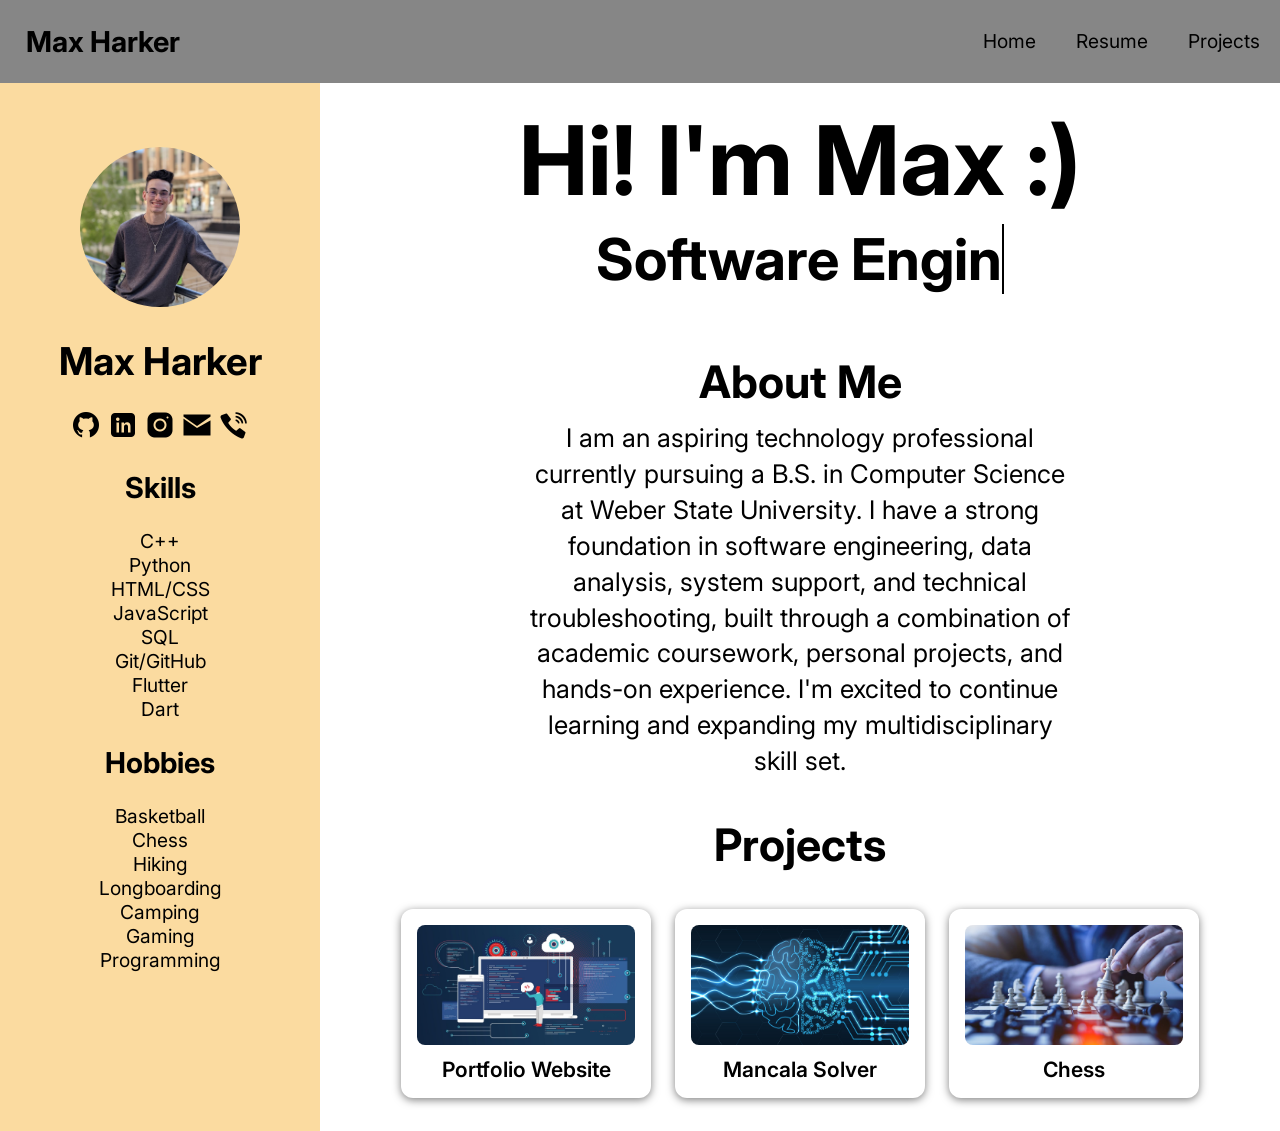
<file: index.html>
<!DOCTYPE html>
<html lang="en">
    <head>
        <meta charset="UTF-8">
        <meta name="viewport" content="width=device-width, initial-scale=1.0">
        <meta name="description" content="Portfolio website of Max Harker">
        <meta name="author" content="Max Harker">
        <title>Main</title>
        <link rel="stylesheet" href="styles.css">
        <link rel="stylesheet" href="nav.css">
        <link rel="icon" href="assets/logo (1).png" type="image/x-icon">
        <link rel="preconnect" href="https://fonts.googleapis.com">
        <link rel="preconnect" href="https://fonts.gstatic.com" crossorigin>
        <link href="https://fonts.googleapis.com/css2?family=Inter:ital,opsz,wght@0,14..32,100..900;1,14..32,100..900&family=Noto+Sans:ital,wght@0,100..900;1,100..900&display=swap" rel="stylesheet">
    </head>
    <body>
        <main>
            <nav>
                <ul class="nav-links">
                    <li><h1>Max Harker</h1></li>
                    <li><a href="index.html">Home</a></li>
                    <li><a href="resume.html">Resume</a></li>
                    <li><a href="projects.html">Projects</a></li>
                    <li class="menu-icon"><p>☰</p></li>
                </ul>
            </nav>
            <!-- Mobile dropdown menu -->
            <div class="mobile-menu">
                <ul>
                    <li><a href="index.html">Home</a></li>
                    <li><a href="resume.html">Resume</a></li>
                    <li><a href="projects.html">Projects</a></li>
                </ul>
            </div>
            <div class="mainDisplay">
                <div class="sidebox">
                    <img src="assets/pfp.jpg" alt="Max Harker" class="pfp">
                    <h1>Max Harker</h1>
                    <a href="https://github.com/MaxHarker" target="_blank">
                        <img src="assets/github.png" alt="GitHub profile link" class="social-icon">
                    </a>
                    <a href="https://www.linkedin.com/in/max-harker-019b5b316/" target="_blank">
                        <img src="assets/linkedin.png" alt="LinkedIn profile link" class="social-icon">
                    </a>
                    <a href="https://www.instagram.com/maxharker63/" target="_blank">
                        <img src="assets/instagram.png" alt="Instagram profile link" class="social-icon">
                    </a>
                    <a href="mailto:maxharker@gmail.com">
                        <img src="assets/email.png" alt="Email Max Harker" class="social-icon">
                    </a>
                    <a href="tel:+13854415107">
                        <img src="assets/phone.png" alt="Call Max Harker" class="social-icon">
                    </a>
                    <h2>Skills</h2>
                    <p>C++
                        <br>Python
                        <br>HTML/CSS
                        <br>JavaScript
                        <br>SQL
                        <br>Git/GitHub
                        <br>Flutter
                        <br>Dart
                    </p>
                    <h2>Hobbies</h2>
                    <p>Basketball
                        <br>Chess
                        <br>Hiking
                        <br>Longboarding
                        <br>Camping
                        <br>Gaming
                        <br>Programming
                    </p>
                </div>
                <div class="content">
                    <div class="welcome">
                        <div class="imageTitleContainer">
                            <img src="assets/pfp.jpg" alt="Max Harker" class="pfp-mobile">
                            <h1 style="font-size: 5em;">Hi! I'm Max :)</h1>
                        </div>
                        <h2 style="font-size: 3em;"><span id="typing"></span></h2>
                    </div>
                    <div class="about">
                        <h2>About Me</h2>
                        <p>I am an aspiring technology professional currently pursuing
                             a B.S. in Computer Science at Weber State University. I 
                             have a strong foundation in software engineering, data 
                             analysis, system support, and technical troubleshooting, 
                             built through a combination of academic coursework, 
                             personal projects, and hands-on experience. I'm excited to
                              continue learning and expanding my multidisciplinary skill
                            set.</p>
                    </div>
                    <div class="projects">
                        <h2>Projects</h2>
                        <div class="project-list">
                            <a href="https://github.com/MaxHarker/Portfolio-Website" class="project-card">
                                <img src="assets/website.jpg" alt="Portfolio Website">
                                <span>Portfolio Website</span>
                            </a>
                            <a href="https://github.com/MaxHarker/Mancala" class="project-card">
                                <img src="assets/neuralNetwork.jpg" alt="Custom Neural Network">
                                <span>Mancala Solver</span>
                            </a>
                            <a href="https://github.com/MaxHarker/chess" class="project-card">
                                <img src="assets/chessEngine.jpg" alt="Chess Analysis Engine">
                                <span>Chess</span>
                            </a>
                        </div>
                    </div>
            </div>
        </main>
        <footer>
        </footer>
        <script src="script.js"></script>
        <script>
            const menuIcon = document.querySelector('.menu-icon');
            const mobileMenu = document.querySelector('.mobile-menu');

            menuIcon.addEventListener('click', () => {
                mobileMenu.classList.toggle('show');
            });
        </script>
    </body>
</html>
</file>
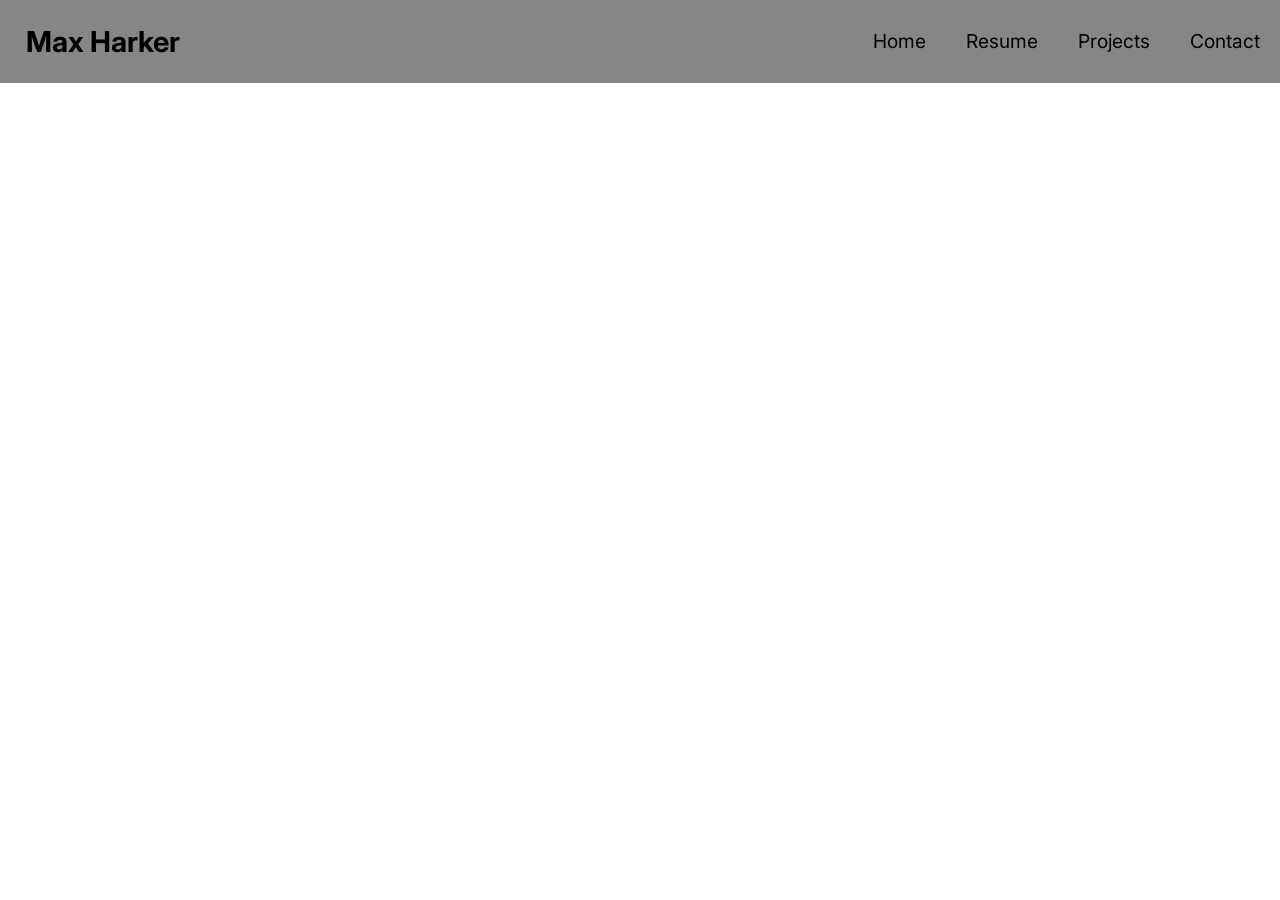
<file: contact.html>
<!DOCTYPE html>
<html lang="en">
    <head>
        <meta charset="UTF-8">
        <meta name="viewport" content="width=device-width, initial-scale=1.0">
        <meta name="description" content="Portfolio website of Max Harker">
        <meta name="author" content="Max Harker">
        <title>Main</title>
        <link rel="stylesheet" href="styles.css">
        <link rel="stylesheet" href="nav.css">
        <link rel="icon" href="assets/logo (1).png" type="image/x-icon">
        <link rel="preconnect" href="https://fonts.googleapis.com">
        <link rel="preconnect" href="https://fonts.gstatic.com" crossorigin>
        <link href="https://fonts.googleapis.com/css2?family=Inter:ital,opsz,wght@0,14..32,100..900;1,14..32,100..900&family=Noto+Sans:ital,wght@0,100..900;1,100..900&display=swap" rel="stylesheet">
    </head>
    <body>
        <main>
            <nav>
                <ul class="nav-links">
                    <li><h1>Max Harker</h1></li>
                    <li><a href="index.html">Home</a></li>
                    <li><a href="resume.html">Resume</a></li>
                    <li><a href="projects.html">Projects</a></li>
                    <li><a href="contact.html">Contact</a></li>
                    <li class="menu-icon"><p>☰</p></li>
                </ul>
            </nav>
            <!-- Mobile dropdown menu -->
            <div class="mobile-menu">
                <ul>
                    <li><a href="index.html">Home</a></li>
                    <li><a href="resume.html">Resume</a></li>
                    <li><a href="projects.html">Projects</a></li>
                    <li><a href="contact.html">Contact</a></li>
                </ul>
            </div>
</file>
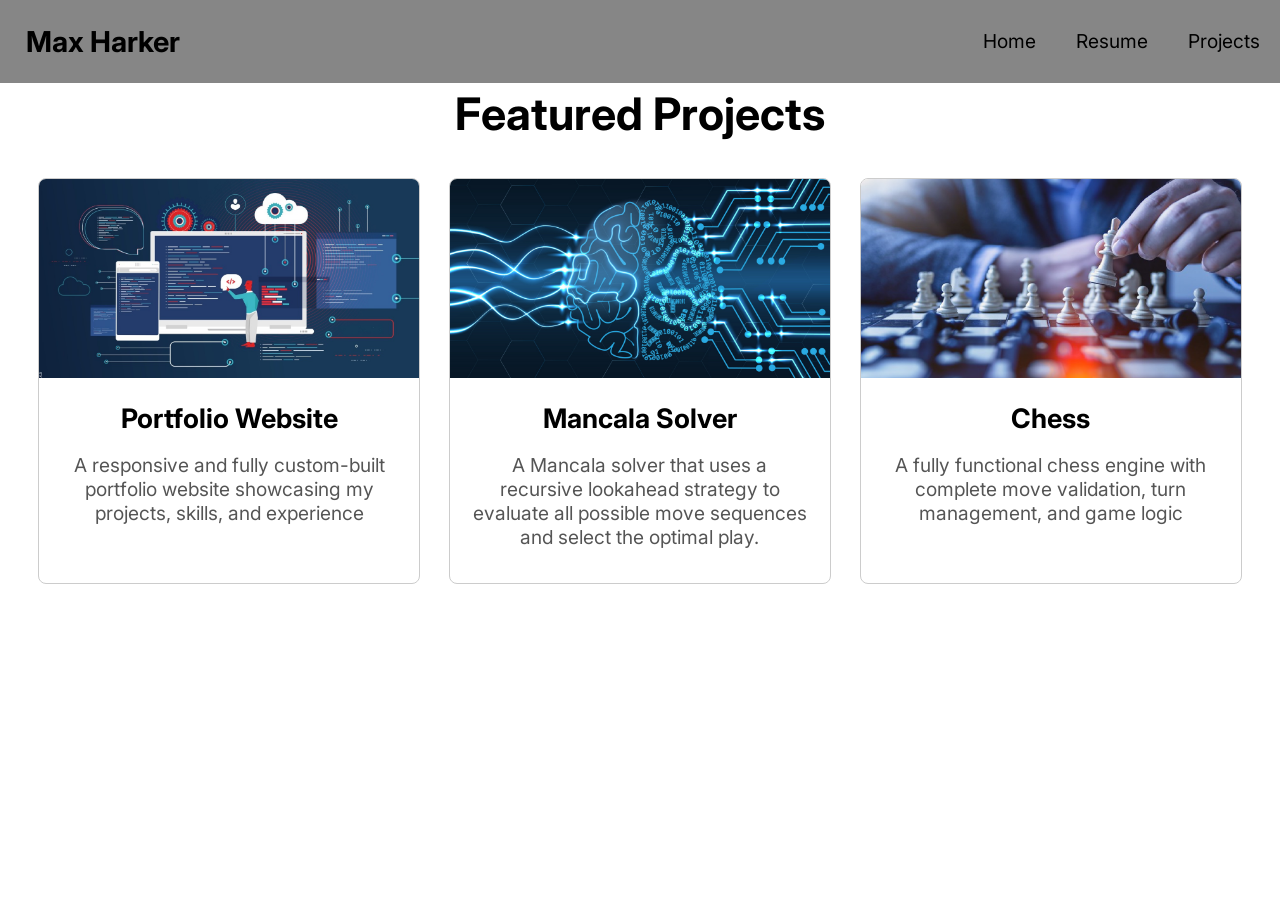
<file: projects.html>
<!DOCTYPE html>
<html lang="en">
    <head>
        <meta charset="UTF-8">
        <meta name="viewport" content="width=device-width, initial-scale=1.0">
        <meta name="description" content="Portfolio website of Max Harker">
        <meta name="author" content="Max Harker">
        <title>Main</title>
        <link rel="stylesheet" href="styles.css">
        <link rel="stylesheet" href="nav.css">
        <link rel="icon" href="assets/logo (1).png" type="image/x-icon">
        <link rel="preconnect" href="https://fonts.googleapis.com">
        <link rel="preconnect" href="https://fonts.gstatic.com" crossorigin>
        <link href="https://fonts.googleapis.com/css2?family=Inter:ital,opsz,wght@0,14..32,100..900;1,14..32,100..900&family=Noto+Sans:ital,wght@0,100..900;1,100..900&display=swap" rel="stylesheet">
    </head>
    <body>
        <main>
            <nav>
                <ul class="nav-links">
                    <li><h1>Max Harker</h1></li>
                    <li><a href="index.html">Home</a></li>
                    <li><a href="resume.html">Resume</a></li>
                    <li><a href="projects.html">Projects</a></li>
                    <li class="menu-icon"><p>☰</p></li>
                </ul>
            </nav>
            <!-- Mobile dropdown menu -->
            <div class="mobile-menu">
                <ul>
                    <li><a href="index.html">Home</a></li>
                    <li><a href="resume.html">Resume</a></li>
                    <li><a href="projects.html">Projects</a></li>
                </ul>
            </div>
            <div class="content">
                <section class="work-section">
                    <h2>Featured Projects</h2>
                    <div class="work-grid">

                        <!-- Project Tile 1 -->
                        <a href="https://github.com/MaxHarker/Portfolio-Website" class="work-tile">
                        <img src="assets/website.jpg" alt="Portfolio Website Screenshot" class="work-thumb">
                        <div class="work-text">
                            <h3>Portfolio Website</h3>
                            <p>A responsive and fully custom-built portfolio website showcasing my projects, skills, and experience</p>
                        </div>
                        </a>

                        <!-- Project Tile 2 -->
                        <a href="https://github.com/MaxHarker/Mancala" class="work-tile">
                        <img src="assets/neuralNetwork.jpg" alt="Neural Network Project Screenshot" class="work-thumb">
                        <div class="work-text">
                            <h3>Mancala Solver</h3>
                            <p>A Mancala solver that uses a recursive lookahead strategy to evaluate all possible move sequences and select the optimal play.</p>
                        </div>
                        </a>

                        <!-- Project Tile 3 -->
                        <a href="https://github.com/MaxHarker/chess" class="work-tile">
                        <img src="assets/chessEngine.jpg" alt="Chess Engine Screenshot" class="work-thumb">
                        <div class="work-text">
                            <h3>Chess</h3>
                            <p>A fully functional chess engine with complete move validation, turn management, and game logic</p>
                        </div>
                        </a>

                    </div>
                </section>
            </div>
        </main>
        <script>
            const menuIcon = document.querySelector('.menu-icon');
            const mobileMenu = document.querySelector('.mobile-menu');

            menuIcon.addEventListener('click', () => {
                mobileMenu.classList.toggle('show');
            });
        </script>
    </body>
</html>
</file>
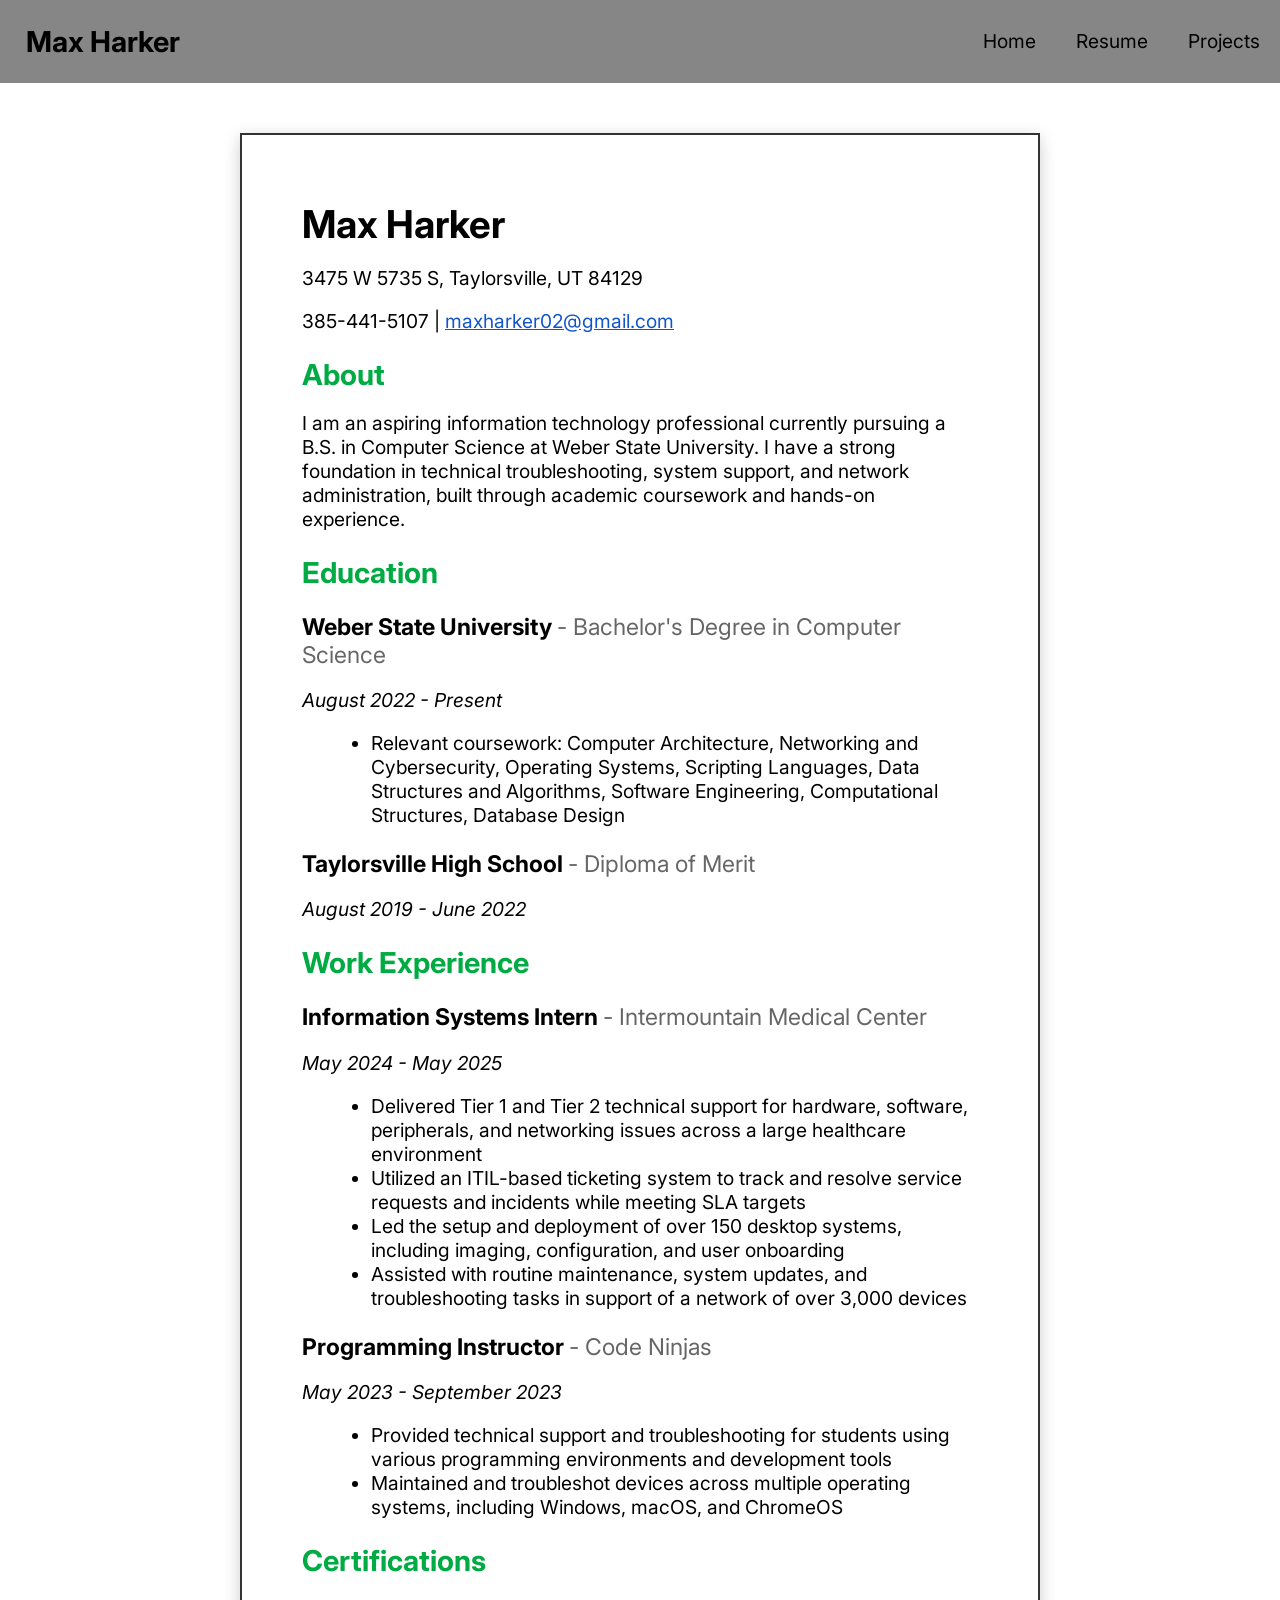
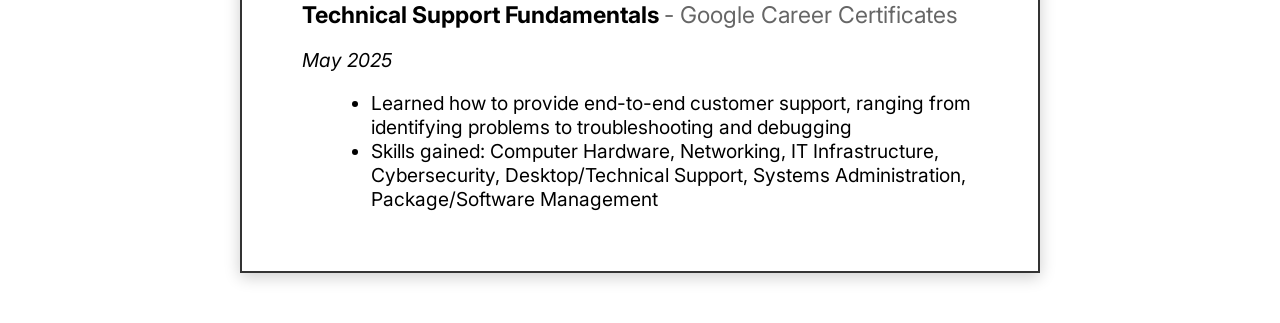
<file: resume.html>
<!DOCTYPE html>
<html lang="en">
<head>
  <meta charset="UTF-8">
  <meta name="viewport" content="width=device-width, initial-scale=1.0">
  <meta name="description" content="Portfolio website of Max Harker">
  <meta name="author" content="Max Harker">
  <title>Main</title>
  <link rel="stylesheet" href="styles.css">
  <link rel="stylesheet" href="nav.css">
  <link rel="icon" href="assets/logo (1).png" type="image/x-icon">
  <link rel="preconnect" href="https://fonts.googleapis.com">
  <link rel="preconnect" href="https://fonts.gstatic.com" crossorigin>
  <link href="https://fonts.googleapis.com/css2?family=Inter:wght@400;700&family=Noto+Sans:wght@400;700&display=swap" rel="stylesheet">
</head>
<body>
  <main>
    <nav>
      <ul class="nav-links">
        <li><h1>Max Harker</h1></li>
        <li><a href="index.html">Home</a></li>
        <li><a href="resume.html">Resume</a></li>
        <li><a href="projects.html">Projects</a></li>
        <li class="menu-icon"><p>☰</p></li>
      </ul>
    </nav>

    <div class="mobile-menu">
      <ul>
        <li><a href="index.html">Home</a></li>
        <li><a href="resume.html">Resume</a></li>
        <li><a href="projects.html">Projects</a></li>
      </ul>
    </div>

    <div class="resume-wrapper">
      <div class="resume-container">
        <h1 class="resume-title">Max Harker</h1>
        <p class="contact-info">3475 W 5735 S, Taylorsville, UT 84129</p>
        <p class="contact-info">385-441-5107 | <a href="mailto:maxharker02@gmail.com">maxharker02@gmail.com</a></p>

        <section>
          <h2>About</h2>
          <p>I am an aspiring information technology professional currently pursuing a B.S. in Computer Science at Weber State University. I have a strong foundation in technical troubleshooting, system support, and network administration, built through academic coursework and hands-on experience.</p>
        </section>

        <section>
          <h2>Education</h2>
          <h3>Weber State University <span class="degree">- Bachelor's Degree in Computer Science</span></h3>
          <p class="dates">August 2022 - Present</p>
          <ul>
            <li>Relevant coursework: Computer Architecture, Networking and Cybersecurity, Operating Systems, Scripting Languages, Data Structures and Algorithms, Software Engineering, Computational Structures, Database Design</li>
          </ul>

          <h3>Taylorsville High School <span class="degree">- Diploma of Merit</span></h3>
          <p class="dates">August 2019 - June 2022</p>
        </section>

        <section>
          <h2>Work Experience</h2>
          <h3>Information Systems Intern <span class="company">- Intermountain Medical Center</span></h3>
          <p class="dates">May 2024 - May 2025</p>
          <ul>
            <li>Delivered Tier 1 and Tier 2 technical support for hardware, software, peripherals, and networking issues across a large healthcare environment</li>
            <li>Utilized an ITIL-based ticketing system to track and resolve service requests and incidents while meeting SLA targets</li>
            <li>Led the setup and deployment of over 150 desktop systems, including imaging, configuration, and user onboarding</li>
            <li>Assisted with routine maintenance, system updates, and troubleshooting tasks in support of a network of over 3,000 devices</li>
          </ul>

          <h3>Programming Instructor <span class="company">- Code Ninjas</span></h3>
          <p class="dates">May 2023 - September 2023</p>
          <ul>
            <li>Provided technical support and troubleshooting for students using various programming environments and development tools</li>
            <li>Maintained and troubleshot devices across multiple operating systems, including Windows, macOS, and ChromeOS</li>
          </ul>
        </section>

        <section>
          <h2>Certifications</h2>
          <h3>Technical Support Fundamentals <span class="company">- Google Career Certificates</span></h3>
          <p class="dates">May 2025</p>
          <ul>
            <li>Learned how to provide end-to-end customer support, ranging from identifying problems to troubleshooting and debugging</li>
            <li>Skills gained: Computer Hardware, Networking, IT Infrastructure, Cybersecurity, Desktop/Technical Support, Systems Administration, Package/Software Management</li>
          </ul>
        </section>
      </div>
    </div>
  </main>
          <script>
            const menuIcon = document.querySelector('.menu-icon');
            const mobileMenu = document.querySelector('.mobile-menu');

            menuIcon.addEventListener('click', () => {
                mobileMenu.classList.toggle('show');
            });
        </script>
</body>
</html>
</file>
<file: styles.css>
html{
    font-size:clamp(1rem,1.5vw,1.25rem);
    box-sizing:border-box
}
*,::after,::before{
    box-sizing:inherit
}
body{
    margin:0;
    padding:0;
    font-family:Inter,sans-serif;
    font-weight:400;
    color:#000
}
.content h1{
    font-size:clamp(2.5rem,6vw,5rem);
    margin-bottom:.2em;
}
.content h2{
    font-size:clamp(1.75rem,3.5vw,3rem);
    margin-top:.1em
}
.about h2{
    margin-bottom:.25em
}
.about p{
    margin-top:0;
    font-size:clamp(1rem,2vw,1.4rem);
    max-width:60%;
    margin-left:auto;
    margin-right:auto;
    line-height:1.4
}
.mainDisplay{
    display:flex;
    min-height:100vh;
}
.sidebox{
    width:25%;
    padding-top:5%;
    text-align:center;
    background-color:#fbdba0
}
.welcome{
    padding-top: 1em;
}
.imageTitleContainer h1 {
    margin: 0;
    text-align: center;
}
.content{
    flex:1;
    text-align:center;
    padding:0 1rem
}
.content>div{
    padding-bottom:1%
}
.pfp,.pfp-mobile{
    border-radius:50%;
    aspect-ratio:1/1;
    object-fit:cover;
    object-position:50% 10%
}
.pfp{
    width:50%
}
.pfp-mobile{
    display:none
}
.sidebox a{
    text-decoration:none
}
.social-icon{
    width:10%;
    transition:transform .2s
}
.social-icon:hover{
    transform:translateY(-2px) scale(1.03)
}
#typing{
    display:inline-block;
    border-right:2px solid #000;
    animation:blink .75s step-end infinite
}
@keyframes blink{
    50%{
        border-color:transparent
    }
}
.project-list{
    display:flex;
    flex-wrap:wrap;
    gap:24px;
    justify-content:center;
    margin:24px 0
}
.project-card{
    display:flex;
    flex-direction:column;
    align-items:center;
    width:clamp(250px,27%,350px);
    padding:16px;
    border-radius:12px;
    box-shadow:0 2px 8px rgba(0,0,0,.5);
    text-decoration:none;
    color:inherit;
    transition:box-shadow .2s,transform .2s
}
.project-card:hover{
    box-shadow:0 4px 16px rgba(0,0,0,.7);
    transform:translateY(-4px) scale(1.03)
}
.project-card img{
    width:100%;
    height:120px;
    object-fit:cover;
    border-radius:8px;
    margin-bottom:12px
}
.project-card span{
    font-size:1.1em;
    font-weight:600;
    text-align:center
}
@media (max-width:768px){
    .mainDisplay{
        flex-direction:column;
        align-items:center
    }
    .sidebox{
        display:none
    }
    .imageTitleContainer{
        display:flex;
        gap:1.5em;
        justify-content:center;
        align-items:center
    }
    .pfp-mobile{
        display:block;
        width:clamp(100px,35%,180px)
    }
    .mainDisplay{
        padding: 1em;
    }
    .project-list{
        flex-direction:column;
        align-items:center
    }
    .project-card{
        width:80%;
        max-width:300px
    }
}

/* ====== RESUME ====== */
.resume-wrapper {
  display: flex;
  justify-content: center;
  padding: 50px 20px;
}

.resume-container {
  background: #fff;
  border: 2px solid #333;
  padding: 40px 60px;
  max-width: 800px;
  box-shadow: 0 4px 15px rgba(0,0,0,0.2);
}

.resume-container h1,
.resume-container h2,
.resume-container h3 {
  color: #000;
  font-weight: 700;
  margin-bottom: 0.5em;
}

.resume-container h1 {
  font-size: 2rem;
}

.resume-container h2 {
  font-size: 1.5rem;
  color: #00ab44
}

.resume-container h3 {
  font-size: 1.2rem;
}

.resume-container p {
  margin-bottom: 1em;
  font-size: 1rem;
  color: #000;
}

.resume-container ul {
  margin-left: 1.5rem;
  margin-bottom: 1em;
}

.degree {
  font-weight: 400;
  color: #666;
}

.company {
  font-weight: 400;
  color: #666;
}

.dates {
  font-style: italic;
  font-size: 0.9rem;
  margin-bottom: 0.5em;
}

.contact-info a {
  color: #1155cc;
  text-decoration: underline;
}

/* Layout for project grid */
.work-grid {
  display: grid;
  grid-template-columns: repeat(auto-fit, minmax(280px, 1fr));
  gap: 1.5rem;
  margin-top: 1rem;
  padding: 0 1rem;
}

/* Each clickable tile */
.work-tile {
  display: block;
  text-decoration: none;
  color: inherit;
  border: 1px solid #ccc;
  border-radius: 8px;
  overflow: hidden;
  transition: transform 0.2s, box-shadow 0.2s;
}

/* Hover effect */
.work-tile:hover {
  transform: translateY(-5px);
  box-shadow: 0 8px 18px rgba(0, 0, 0, 0.15);
}

/* Thumbnail image on tile */
.work-thumb {
  width: 100%;
  height: auto;
  display: block;
}

/* Text block inside tile */
.work-text {
  padding: 0.75rem 1rem;
}

.work-text h3 {
  margin: 0.5rem 0;
  font-size: 1.4rem;
}

.work-text p {
  font-size: 1rem;
  color: #555;
}
</file>
<file: nav.css>
nav{
    width:100%;
    background-color:#868686
}
nav>ul{
    list-style:none;
    padding:0;
    margin:0;
    height:100%;
    align-items:center
}
.nav-links{
    display:flex;
    justify-content:center;
    align-items:stretch
}
.nav-links li:first-child{
    margin-right:auto;
    padding-left:2%
}
.nav-links li a{
    display:flex;
    align-items:center;
    height:100%;
    padding:0 20px;
    text-decoration:none;
    color:inherit
}
.nav-links li p{
    font-size:clamp(1.5rem,3vw,2.5rem)
}
.nav-links li a:hover{
    background-color:#b8aea0da;
    transition:background-color .2s
}
nav .menu-icon{
    display:none;
    cursor:pointer
}
@media (max-width:600px){
    .nav-links li:not(:first-child):not(.menu-icon){
        display:none
    }
    nav .menu-icon{
        display:flex;
        align-items:center;
        font-size:2em;
        margin-left:auto;
        padding:0 10vw
    }
}
@media (min-width:600px){
    .mobile-menu{
        display:none
    }
}
.mobile-menu{
    max-height:0;
    overflow:hidden;
    transition:max-height .4s cubic-bezier(.4,0,.2,1);
    background-color:#868686
}
.mobile-menu.show{
    max-height:400px
}
.mobile-menu ul{
    list-style:none;
    display:flex;
    flex-direction:column;
    margin:0;
    padding:0;
    border-top:2px solid #888;
    background-color:#868686
}
.mobile-menu li{
    border-top:1px solid rgba(0,0,0,.25)
}
.mobile-menu a{
    display:block;
    text-align:center;
    width:100%;
    padding:1rem 0;
    font-size:1.2rem;
    text-decoration:none;
    color:#000;
    transition:background-color .2s,color .2s
}
.mobile-menu a:focus,.mobile-menu a:hover{
    background-color:rgba(0,0,0,.08)
}
</file>
